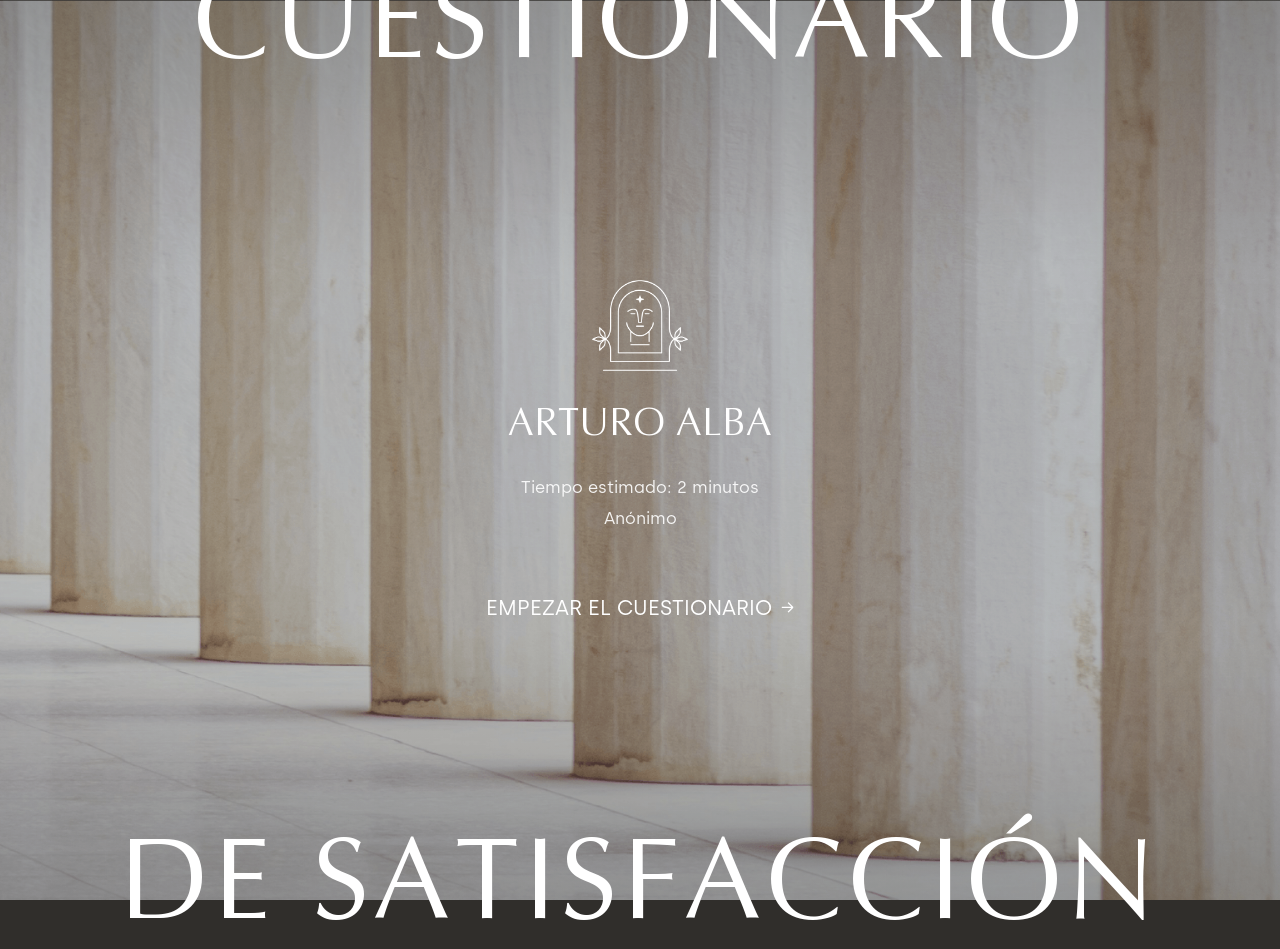
<file: index.html>
<!DOCTYPE html>
<html lang="es">
<head>
    <meta charset="UTF-8">
    <meta name="viewport" content="width=device-width, initial-scale=1.0">
    <title>Cuestionario de satisfacción — Formaciones grupales | Arturo Alba</title>
    <link rel="icon" href="assets/images/favicon.png">
    <link rel="stylesheet" href="css/main.css">
</head>
<body class="landing">

<div class="landing__bg"></div>

<h1 class="sr-only">Cuestionario de satisfacción — Formaciones grupales — Arturo Alba</h1>

<div class="landing__text landing__text--top" aria-hidden="true">CUESTIONARIO</div>

<div class="landing__center">
    <img src="assets/images/logotipo.png" class="landing__logo" alt="Arturo Alba">
    <p class="landing__brand">ARTURO ALBA</p>
    <div class="landing__note">
        <p>Tiempo estimado: 2 minutos</p>
        <p>Anónimo</p>
    </div>
    <a href="pregunta-1.html" class="landing__cta">
        <span>EMPEZAR EL CUESTIONARIO</span>
        <span class="landing__cta-arrow" aria-hidden="true">→</span>
    </a>
</div>

<div class="landing__text landing__text--bottom" aria-hidden="true">DE SATISFACCIÓN</div>

<script src="js/survey.js"></script>
</body>
</html>
</file>
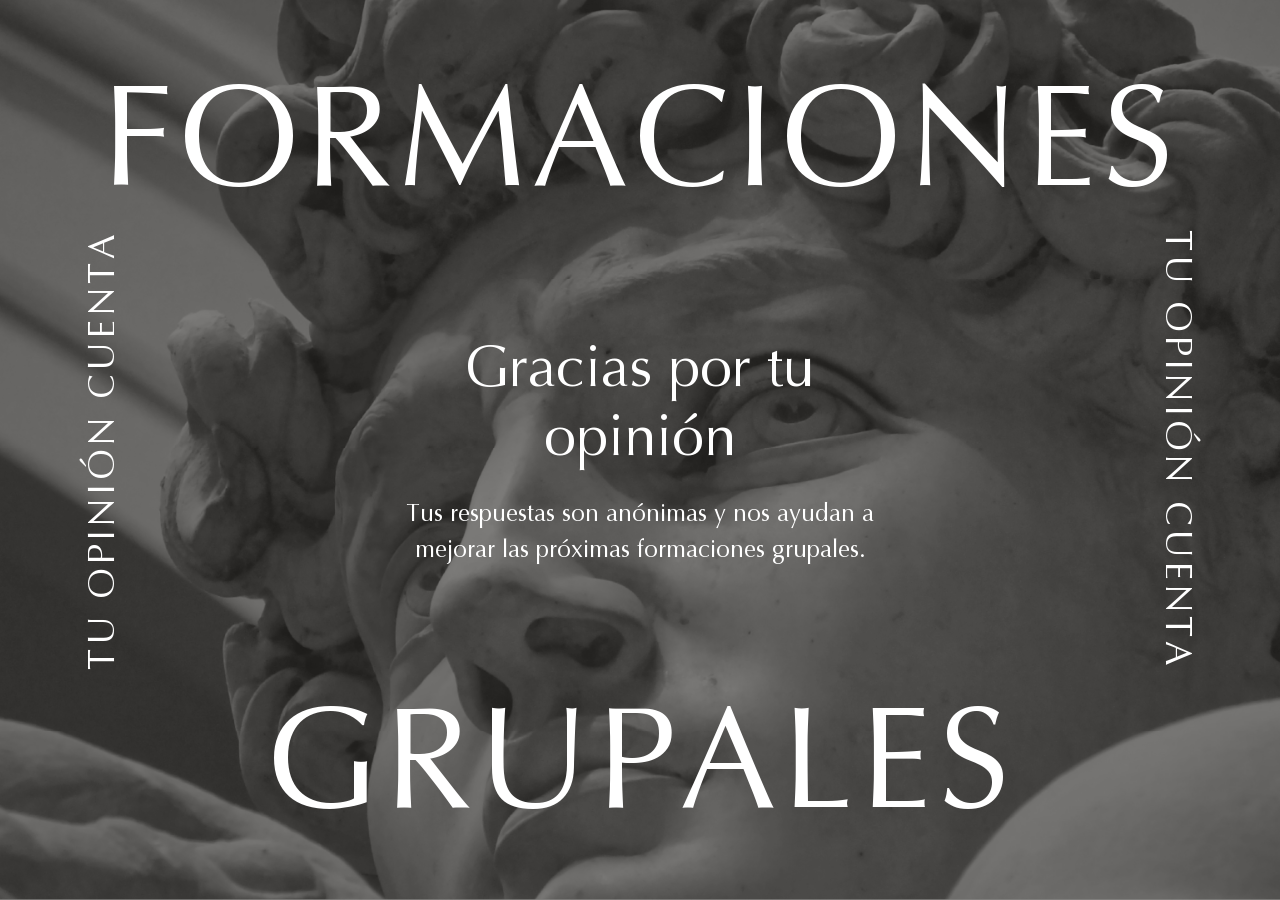
<file: gracias.html>
<!DOCTYPE html>
<html lang="es">
<head>
    <meta charset="UTF-8">
    <meta name="viewport" content="width=device-width, initial-scale=1.0">
    <title>Gracias — Cuestionario de satisfacción | Arturo Alba</title>
    <link rel="icon" href="assets/images/favicon.png">
    <link rel="stylesheet" href="css/main.css">
</head>
<body class="results thanks">

<header class="results__hero">
    <div class="results__hero-bg"></div>

    <p class="results__side-label results__side-label--left" aria-hidden="true">TU OPINIÓN CUENTA</p>
    <p class="results__side-label results__side-label--right" aria-hidden="true">TU OPINIÓN CUENTA</p>

    <p class="results__margin-text results__margin-text--top" aria-hidden="true">FORMACIONES</p>

    <div class="thanks__summary">
        <h1 class="thanks__title">Gracias por tu opinión</h1>
        <p class="thanks__message">Tus respuestas son anónimas y nos ayudan a mejorar las próximas formaciones grupales.</p>
    </div>

    <p class="results__margin-text results__margin-text--bottom" aria-hidden="true">GRUPALES</p>
</header>

</body>
</html>
</file>
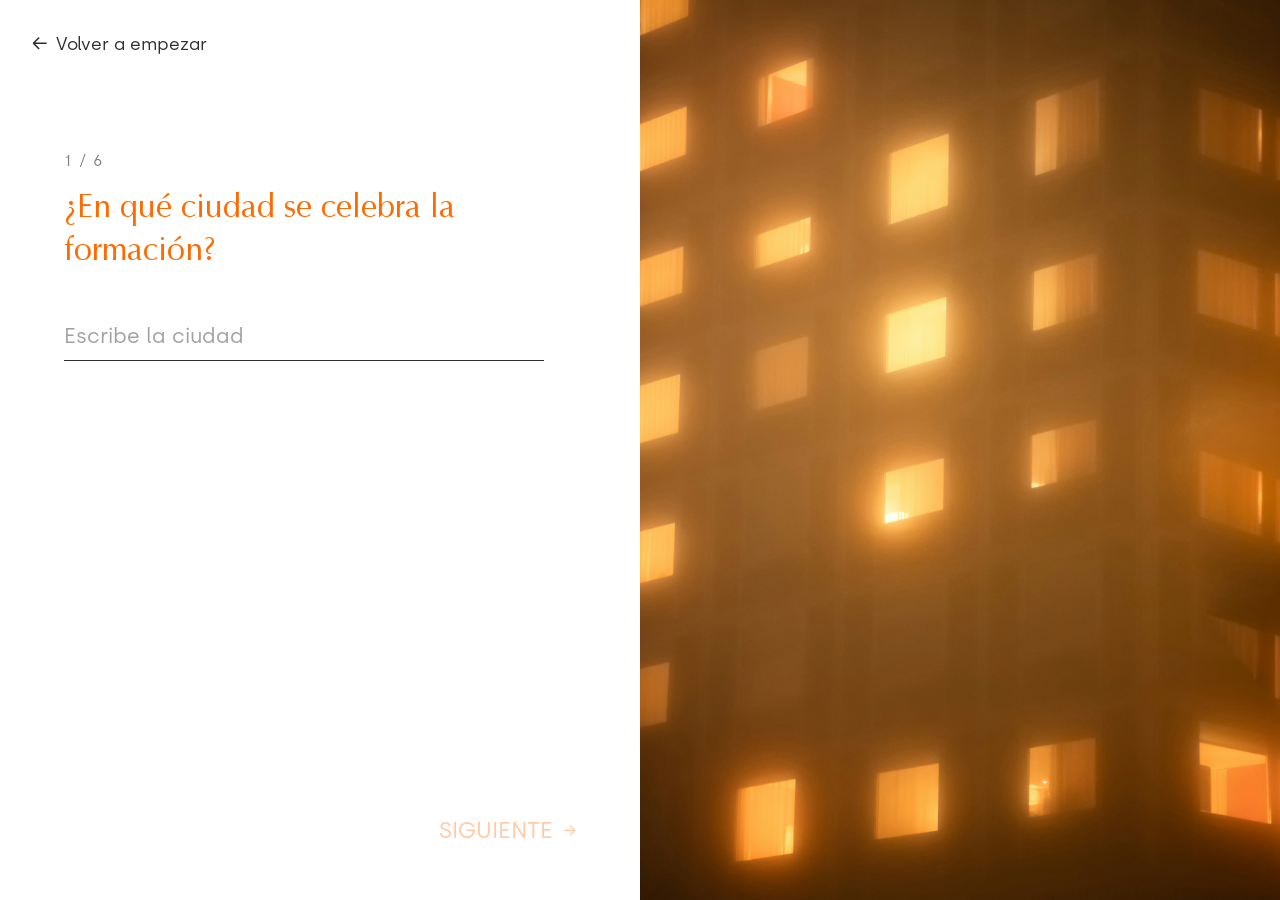
<file: pregunta-1.html>
<!DOCTYPE html>
<html lang="es">
<head>
    <meta charset="UTF-8">
    <meta name="viewport" content="width=device-width, initial-scale=1.0">
    <title>Pregunta 1 — Cuestionario de satisfacción | Arturo Alba</title>
    <link rel="icon" href="assets/images/favicon.png">
    <link rel="stylesheet" href="css/main.css">
</head>
<body class="quiz quiz--q1" data-question="1">

<a href="index.html" class="quiz__restart">
    <span class="quiz__restart-arrow" aria-hidden="true">←</span>
    <span>Volver a empezar</span>
</a>

<main class="quiz__panel quiz__panel--question">
    <div class="quiz__content">
        <p class="quiz__kicker">1 / 6</p>
        <h1 class="quiz__question">¿En qué ciudad se celebra la formación?</h1>

        <label class="sr-only" for="ciudad">Ciudad</label>
        <input type="text" id="ciudad" class="quiz__input quiz__input--field" maxlength="80" autocomplete="off" placeholder="Escribe la ciudad">
    </div>

    <a href="pregunta-2.html" class="quiz__next" id="nextBtn" aria-disabled="true">
        <span>SIGUIENTE</span>
        <span class="quiz__next-arrow" aria-hidden="true">→</span>
    </a>
</main>

<div class="quiz__panel quiz__panel--visual">
    <img
            src="assets/images/encuesta-ciudad.png"
            alt=""
            class="quiz__visual-image"
            onerror="this.hidden=true">
</div>

<script src="js/survey.js"></script>
</body>
</html>
</file>
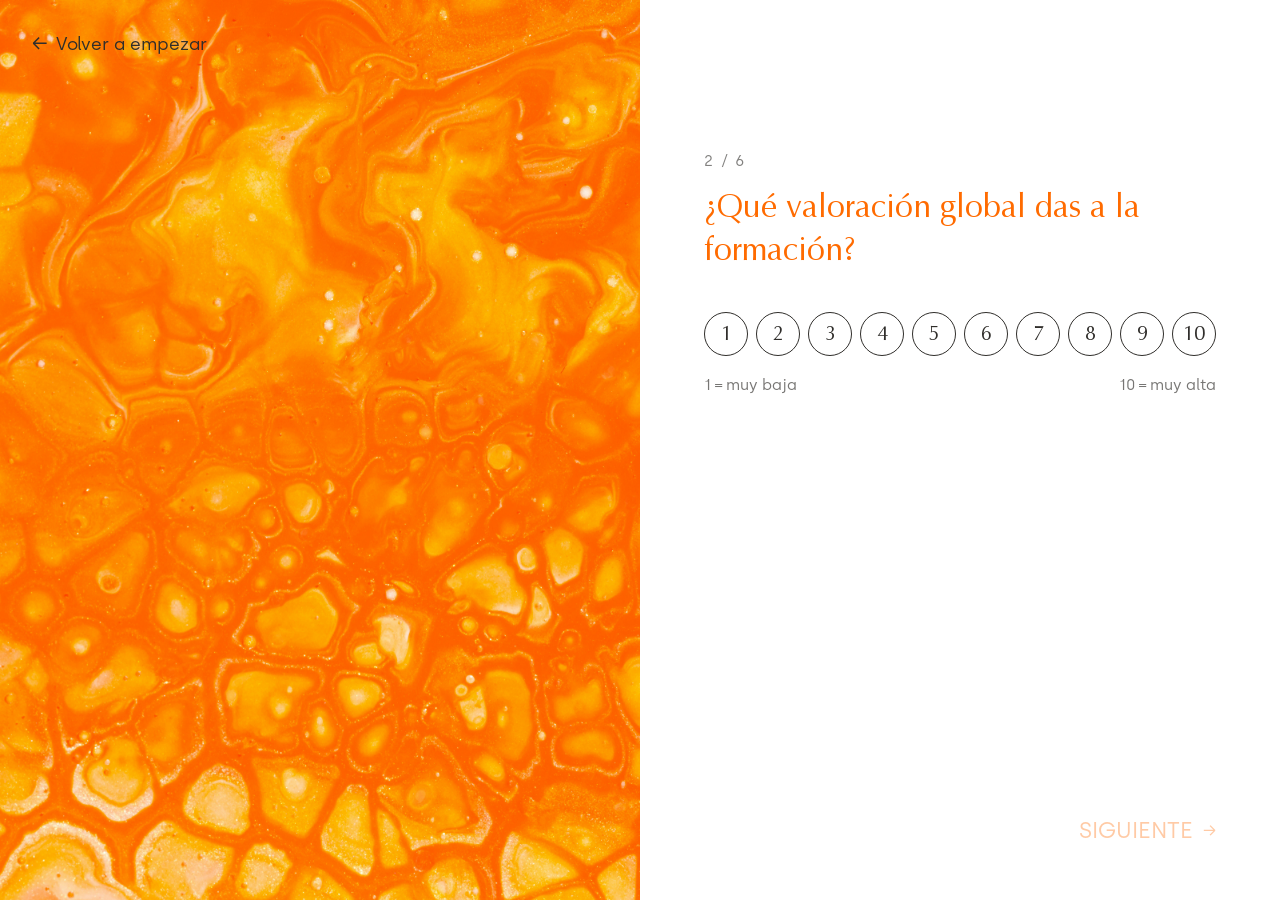
<file: pregunta-2.html>
<!DOCTYPE html>
<html lang="es">
<head>
    <meta charset="UTF-8">
    <meta name="viewport" content="width=device-width, initial-scale=1.0">
    <title>Pregunta 2 — Cuestionario de satisfacción | Arturo Alba</title>
    <link rel="icon" href="assets/images/favicon.png">
    <link rel="stylesheet" href="css/main.css">
</head>
<body class="quiz quiz--q2" data-question="2">

<a href="index.html" class="quiz__restart">
    <span class="quiz__restart-arrow" aria-hidden="true">←</span>
    <span>Volver a empezar</span>
</a>

<div class="quiz__panel quiz__panel--visual">
    <img
            src="assets/images/encuesta-1-valoracion-global.png"
            alt=""
            class="quiz__visual-image"
            onerror="this.hidden=true">
</div>

<main class="quiz__panel quiz__panel--question">
    <div class="quiz__content">
        <p class="quiz__kicker">2 / 6</p>
        <h1 class="quiz__question">¿Qué valoración global das a la formación?</h1>

        <ul class="quiz__scale" role="listbox" aria-label="Valoración global de 1 a 10">
            <li role="presentation"><button type="button" class="quiz__scale-btn" data-value="1" role="option" aria-selected="false">1</button></li>
            <li role="presentation"><button type="button" class="quiz__scale-btn" data-value="2" role="option" aria-selected="false">2</button></li>
            <li role="presentation"><button type="button" class="quiz__scale-btn" data-value="3" role="option" aria-selected="false">3</button></li>
            <li role="presentation"><button type="button" class="quiz__scale-btn" data-value="4" role="option" aria-selected="false">4</button></li>
            <li role="presentation"><button type="button" class="quiz__scale-btn" data-value="5" role="option" aria-selected="false">5</button></li>
            <li role="presentation"><button type="button" class="quiz__scale-btn" data-value="6" role="option" aria-selected="false">6</button></li>
            <li role="presentation"><button type="button" class="quiz__scale-btn" data-value="7" role="option" aria-selected="false">7</button></li>
            <li role="presentation"><button type="button" class="quiz__scale-btn" data-value="8" role="option" aria-selected="false">8</button></li>
            <li role="presentation"><button type="button" class="quiz__scale-btn" data-value="9" role="option" aria-selected="false">9</button></li>
            <li role="presentation"><button type="button" class="quiz__scale-btn" data-value="10" role="option" aria-selected="false">10</button></li>
        </ul>
        <p class="quiz__scale-legend"><span>1 = muy baja</span><span>10 = muy alta</span></p>
    </div>

    <a href="pregunta-3.html" class="quiz__next" id="nextBtn" aria-disabled="true">
        <span>SIGUIENTE</span>
        <span class="quiz__next-arrow" aria-hidden="true">→</span>
    </a>
</main>

<script src="js/survey.js"></script>
</body>
</html>
</file>
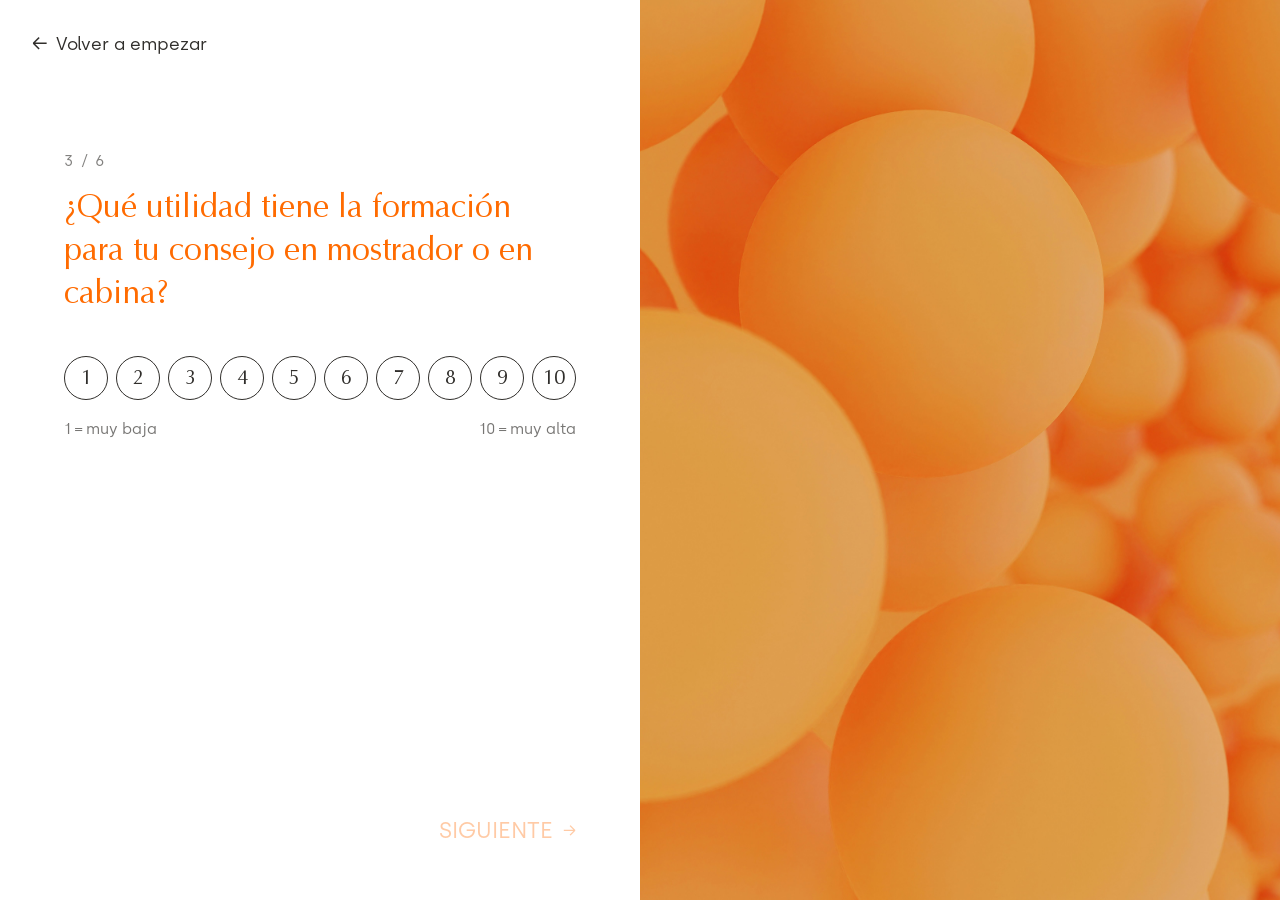
<file: pregunta-3.html>
<!DOCTYPE html>
<html lang="es">
<head>
    <meta charset="UTF-8">
    <meta name="viewport" content="width=device-width, initial-scale=1.0">
    <title>Pregunta 3 — Cuestionario de satisfacción | Arturo Alba</title>
    <link rel="icon" href="assets/images/favicon.png">
    <link rel="stylesheet" href="css/main.css">
</head>
<body class="quiz quiz--q3" data-question="3">

<a href="index.html" class="quiz__restart">
    <span class="quiz__restart-arrow" aria-hidden="true">←</span>
    <span>Volver a empezar</span>
</a>

<main class="quiz__panel quiz__panel--question">
    <div class="quiz__content">
        <p class="quiz__kicker">3 / 6</p>
        <h1 class="quiz__question">¿Qué utilidad tiene la formación para tu consejo en mostrador o en cabina?</h1>

        <ul class="quiz__scale" role="listbox" aria-label="Utilidad de 1 a 10">
            <li role="presentation"><button type="button" class="quiz__scale-btn" data-value="1" role="option" aria-selected="false">1</button></li>
            <li role="presentation"><button type="button" class="quiz__scale-btn" data-value="2" role="option" aria-selected="false">2</button></li>
            <li role="presentation"><button type="button" class="quiz__scale-btn" data-value="3" role="option" aria-selected="false">3</button></li>
            <li role="presentation"><button type="button" class="quiz__scale-btn" data-value="4" role="option" aria-selected="false">4</button></li>
            <li role="presentation"><button type="button" class="quiz__scale-btn" data-value="5" role="option" aria-selected="false">5</button></li>
            <li role="presentation"><button type="button" class="quiz__scale-btn" data-value="6" role="option" aria-selected="false">6</button></li>
            <li role="presentation"><button type="button" class="quiz__scale-btn" data-value="7" role="option" aria-selected="false">7</button></li>
            <li role="presentation"><button type="button" class="quiz__scale-btn" data-value="8" role="option" aria-selected="false">8</button></li>
            <li role="presentation"><button type="button" class="quiz__scale-btn" data-value="9" role="option" aria-selected="false">9</button></li>
            <li role="presentation"><button type="button" class="quiz__scale-btn" data-value="10" role="option" aria-selected="false">10</button></li>
        </ul>
        <p class="quiz__scale-legend"><span>1 = muy baja</span><span>10 = muy alta</span></p>
    </div>

    <a href="pregunta-4.html" class="quiz__next" id="nextBtn" aria-disabled="true">
        <span>SIGUIENTE</span>
        <span class="quiz__next-arrow" aria-hidden="true">→</span>
    </a>
</main>

<div class="quiz__panel quiz__panel--visual">
    <img
            src="assets/images/encuesta-2-utilidad.png"
            alt=""
            class="quiz__visual-image"
            onerror="this.hidden=true">
</div>

<script src="js/survey.js"></script>
</body>
</html>
</file>
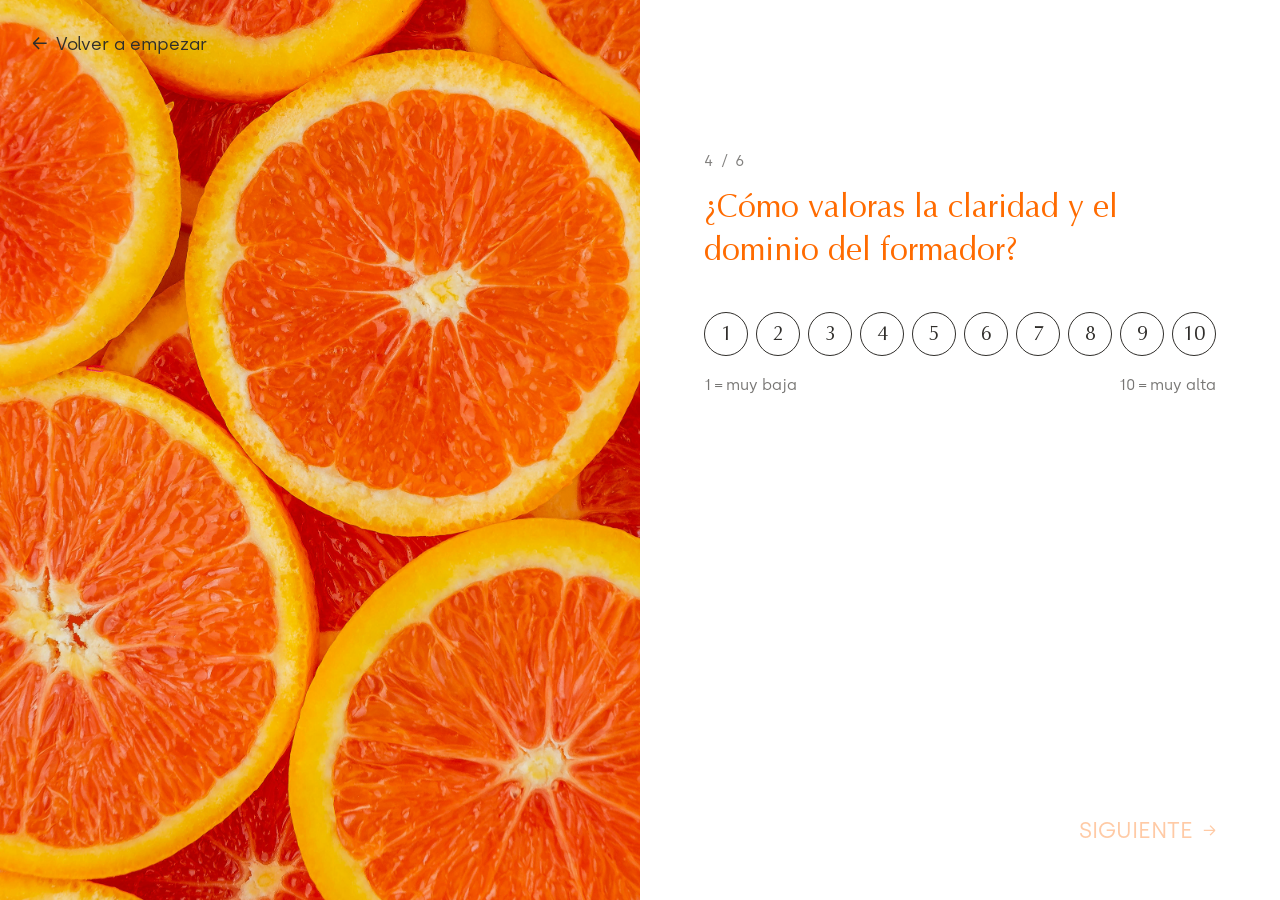
<file: pregunta-4.html>
<!DOCTYPE html>
<html lang="es">
<head>
    <meta charset="UTF-8">
    <meta name="viewport" content="width=device-width, initial-scale=1.0">
    <title>Pregunta 4 — Cuestionario de satisfacción | Arturo Alba</title>
    <link rel="icon" href="assets/images/favicon.png">
    <link rel="stylesheet" href="css/main.css">
</head>
<body class="quiz quiz--q4" data-question="4">

<a href="index.html" class="quiz__restart">
    <span class="quiz__restart-arrow" aria-hidden="true">←</span>
    <span>Volver a empezar</span>
</a>

<div class="quiz__panel quiz__panel--visual">
    <img
            src="assets/images/encuesta-3-formador.png"
            alt=""
            class="quiz__visual-image"
            onerror="this.hidden=true">
</div>

<main class="quiz__panel quiz__panel--question">
    <div class="quiz__content">
        <p class="quiz__kicker">4 / 6</p>
        <h1 class="quiz__question">¿Cómo valoras la claridad y el dominio del formador?</h1>

        <ul class="quiz__scale" role="listbox" aria-label="Claridad y dominio del formador de 1 a 10">
            <li role="presentation"><button type="button" class="quiz__scale-btn" data-value="1" role="option" aria-selected="false">1</button></li>
            <li role="presentation"><button type="button" class="quiz__scale-btn" data-value="2" role="option" aria-selected="false">2</button></li>
            <li role="presentation"><button type="button" class="quiz__scale-btn" data-value="3" role="option" aria-selected="false">3</button></li>
            <li role="presentation"><button type="button" class="quiz__scale-btn" data-value="4" role="option" aria-selected="false">4</button></li>
            <li role="presentation"><button type="button" class="quiz__scale-btn" data-value="5" role="option" aria-selected="false">5</button></li>
            <li role="presentation"><button type="button" class="quiz__scale-btn" data-value="6" role="option" aria-selected="false">6</button></li>
            <li role="presentation"><button type="button" class="quiz__scale-btn" data-value="7" role="option" aria-selected="false">7</button></li>
            <li role="presentation"><button type="button" class="quiz__scale-btn" data-value="8" role="option" aria-selected="false">8</button></li>
            <li role="presentation"><button type="button" class="quiz__scale-btn" data-value="9" role="option" aria-selected="false">9</button></li>
            <li role="presentation"><button type="button" class="quiz__scale-btn" data-value="10" role="option" aria-selected="false">10</button></li>
        </ul>
        <p class="quiz__scale-legend"><span>1 = muy baja</span><span>10 = muy alta</span></p>
    </div>

    <a href="pregunta-5.html" class="quiz__next" id="nextBtn" aria-disabled="true">
        <span>SIGUIENTE</span>
        <span class="quiz__next-arrow" aria-hidden="true">→</span>
    </a>
</main>

<script src="js/survey.js"></script>
</body>
</html>
</file>
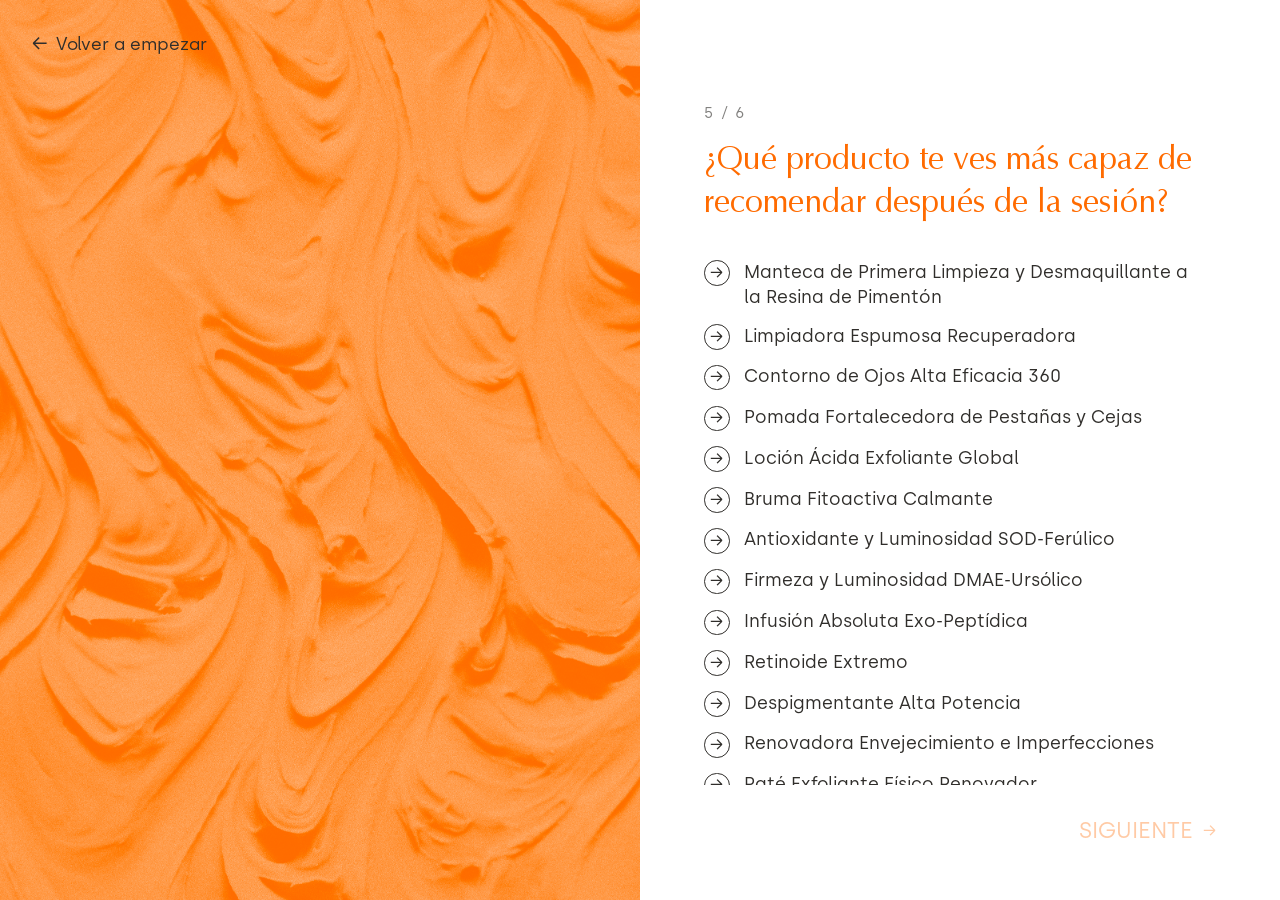
<file: pregunta-5.html>
<!DOCTYPE html>
<html lang="es">
<head>
    <meta charset="UTF-8">
    <meta name="viewport" content="width=device-width, initial-scale=1.0">
    <title>Pregunta 5 — Cuestionario de satisfacción | Arturo Alba</title>
    <link rel="icon" href="assets/images/favicon.png">
    <link rel="stylesheet" href="css/main.css">
</head>
<body class="quiz quiz--q5" data-question="5">

<a href="index.html" class="quiz__restart">
    <span class="quiz__restart-arrow" aria-hidden="true">←</span>
    <span>Volver a empezar</span>
</a>

<div class="quiz__panel quiz__panel--visual">
    <img
            src="assets/images/encuesta-4-producto.png"
            alt=""
            class="quiz__visual-image"
            onerror="this.hidden=true">
</div>

<main class="quiz__panel quiz__panel--question">
    <div class="quiz__content">
        <p class="quiz__kicker">5 / 6</p>
        <h1 class="quiz__question">¿Qué producto te ves más capaz de recomendar después de la sesión?</h1>

        <ul class="quiz__options quiz__options--compact" role="listbox" aria-label="Opciones de respuesta">
            <li role="presentation">
                <button type="button" class="quiz__option" data-value="Manteca de Primera Limpieza y Desmaquillante a la Resina de Pimentón" role="option" aria-selected="false">
                    <span class="quiz__option-icon" aria-hidden="true">→</span>
                    <span class="quiz__option-text">Manteca de Primera Limpieza y Desmaquillante a la Resina de Pimentón</span>
                </button>
            </li>
            <li role="presentation">
                <button type="button" class="quiz__option" data-value="Limpiadora Espumosa Recuperadora" role="option" aria-selected="false">
                    <span class="quiz__option-icon" aria-hidden="true">→</span>
                    <span class="quiz__option-text">Limpiadora Espumosa Recuperadora</span>
                </button>
            </li>
            <li role="presentation">
                <button type="button" class="quiz__option" data-value="Contorno de Ojos Alta Eficacia 360" role="option" aria-selected="false">
                    <span class="quiz__option-icon" aria-hidden="true">→</span>
                    <span class="quiz__option-text">Contorno de Ojos Alta Eficacia 360</span>
                </button>
            </li>
            <li role="presentation">
                <button type="button" class="quiz__option" data-value="Pomada Fortalecedora de Pestañas y Cejas" role="option" aria-selected="false">
                    <span class="quiz__option-icon" aria-hidden="true">→</span>
                    <span class="quiz__option-text">Pomada Fortalecedora de Pestañas y Cejas</span>
                </button>
            </li>
            <li role="presentation">
                <button type="button" class="quiz__option" data-value="Loción Ácida Exfoliante Global" role="option" aria-selected="false">
                    <span class="quiz__option-icon" aria-hidden="true">→</span>
                    <span class="quiz__option-text">Loción Ácida Exfoliante Global</span>
                </button>
            </li>
            <li role="presentation">
                <button type="button" class="quiz__option" data-value="Bruma Fitoactiva Calmante" role="option" aria-selected="false">
                    <span class="quiz__option-icon" aria-hidden="true">→</span>
                    <span class="quiz__option-text">Bruma Fitoactiva Calmante</span>
                </button>
            </li>
            <li role="presentation">
                <button type="button" class="quiz__option" data-value="Antioxidante y Luminosidad SOD-Ferúlico" role="option" aria-selected="false">
                    <span class="quiz__option-icon" aria-hidden="true">→</span>
                    <span class="quiz__option-text">Antioxidante y Luminosidad SOD-Ferúlico</span>
                </button>
            </li>
            <li role="presentation">
                <button type="button" class="quiz__option" data-value="Firmeza y Luminosidad DMAE-Ursólico" role="option" aria-selected="false">
                    <span class="quiz__option-icon" aria-hidden="true">→</span>
                    <span class="quiz__option-text">Firmeza y Luminosidad DMAE-Ursólico</span>
                </button>
            </li>
            <li role="presentation">
                <button type="button" class="quiz__option" data-value="Infusión Absoluta Exo-Peptídica" role="option" aria-selected="false">
                    <span class="quiz__option-icon" aria-hidden="true">→</span>
                    <span class="quiz__option-text">Infusión Absoluta Exo-Peptídica</span>
                </button>
            </li>
            <li role="presentation">
                <button type="button" class="quiz__option" data-value="Retinoide Extremo" role="option" aria-selected="false">
                    <span class="quiz__option-icon" aria-hidden="true">→</span>
                    <span class="quiz__option-text">Retinoide Extremo</span>
                </button>
            </li>
            <li role="presentation">
                <button type="button" class="quiz__option" data-value="Despigmentante Alta Potencia" role="option" aria-selected="false">
                    <span class="quiz__option-icon" aria-hidden="true">→</span>
                    <span class="quiz__option-text">Despigmentante Alta Potencia</span>
                </button>
            </li>
            <li role="presentation">
                <button type="button" class="quiz__option" data-value="Renovadora Envejecimiento e Imperfecciones" role="option" aria-selected="false">
                    <span class="quiz__option-icon" aria-hidden="true">→</span>
                    <span class="quiz__option-text">Renovadora Envejecimiento e Imperfecciones</span>
                </button>
            </li>
            <li role="presentation">
                <button type="button" class="quiz__option" data-value="Paté Exfoliante Físico Renovador" role="option" aria-selected="false">
                    <span class="quiz__option-icon" aria-hidden="true">→</span>
                    <span class="quiz__option-text">Paté Exfoliante Físico Renovador</span>
                </button>
            </li>
            <li role="presentation">
                <button type="button" class="quiz__option" data-value="Solución Exfoliante Química" role="option" aria-selected="false">
                    <span class="quiz__option-icon" aria-hidden="true">→</span>
                    <span class="quiz__option-text">Solución Exfoliante Química</span>
                </button>
            </li>
            <li role="presentation">
                <button type="button" class="quiz__option" data-value="Mascarilla Normo-Correctora" role="option" aria-selected="false">
                    <span class="quiz__option-icon" aria-hidden="true">→</span>
                    <span class="quiz__option-text">Mascarilla Normo-Correctora</span>
                </button>
            </li>
            <li role="presentation">
                <button type="button" class="quiz__option" data-value="Hidratante Regenerante Hidrolipídica" role="option" aria-selected="false">
                    <span class="quiz__option-icon" aria-hidden="true">→</span>
                    <span class="quiz__option-text">Hidratante Regenerante Hidrolipídica</span>
                </button>
            </li>
            <li role="presentation">
                <button type="button" class="quiz__option" data-value="Rapsodia Alta Recuperación Factores de Crecimiento" role="option" aria-selected="false">
                    <span class="quiz__option-icon" aria-hidden="true">→</span>
                    <span class="quiz__option-text">Rapsodia Alta Recuperación Factores de Crecimiento</span>
                </button>
            </li>
            <li role="presentation">
                <button type="button" class="quiz__option" data-value="Íride Tono Radiante y Luminosidad" role="option" aria-selected="false">
                    <span class="quiz__option-icon" aria-hidden="true">→</span>
                    <span class="quiz__option-text">Íride Tono Radiante y Luminosidad</span>
                </button>
            </li>
            <li role="presentation">
                <button type="button" class="quiz__option" data-value="Barra Solar Triple Acción Acabado Zero SPF 50+ PA++++" role="option" aria-selected="false">
                    <span class="quiz__option-icon" aria-hidden="true">→</span>
                    <span class="quiz__option-text">Barra Solar Triple Acción Acabado Zero SPF 50+ PA++++</span>
                </button>
            </li>
            <li role="presentation">
                <button type="button" class="quiz__option" data-value="Solución Nativa Desalterante" role="option" aria-selected="false">
                    <span class="quiz__option-icon" aria-hidden="true">→</span>
                    <span class="quiz__option-text">Solución Nativa Desalterante</span>
                </button>
            </li>
            <li role="presentation">
                <button type="button" class="quiz__option" data-value="Solución Reguladora-AR" role="option" aria-selected="false">
                    <span class="quiz__option-icon" aria-hidden="true">→</span>
                    <span class="quiz__option-text">Solución Reguladora-AR</span>
                </button>
            </li>
            <li role="presentation">
                <button type="button" class="quiz__option" data-value="Emulsión Sublime Exfoliante Corporal" role="option" aria-selected="false">
                    <span class="quiz__option-icon" aria-hidden="true">→</span>
                    <span class="quiz__option-text">Emulsión Sublime Exfoliante Corporal</span>
                </button>
            </li>
            <li role="presentation">
                <button type="button" class="quiz__option" data-value="Rapsodia Corporal Transformadora" role="option" aria-selected="false">
                    <span class="quiz__option-icon" aria-hidden="true">→</span>
                    <span class="quiz__option-text">Rapsodia Corporal Transformadora</span>
                </button>
            </li>
            <li role="presentation">
                <button type="button" class="quiz__option" data-value="Escudo Renovador" role="option" aria-selected="false">
                    <span class="quiz__option-icon" aria-hidden="true">→</span>
                    <span class="quiz__option-text">Escudo Renovador</span>
                </button>
            </li>
            <li role="presentation">
                <button type="button" class="quiz__option" data-value="Chronos Aeternum" role="option" aria-selected="false">
                    <span class="quiz__option-icon" aria-hidden="true">→</span>
                    <span class="quiz__option-text">Chronos Aeternum</span>
                </button>
            </li>
            <li role="presentation">
                <button type="button" class="quiz__option" data-value="Cuello y Escote" role="option" aria-selected="false">
                    <span class="quiz__option-icon" aria-hidden="true">→</span>
                    <span class="quiz__option-text">Cuello y Escote</span>
                </button>
            </li>
        </ul>
    </div>

    <a href="pregunta-6.html" class="quiz__next" id="nextBtn" aria-disabled="true">
        <span>SIGUIENTE</span>
        <span class="quiz__next-arrow" aria-hidden="true">→</span>
    </a>
</main>

<script src="js/survey.js"></script>
</body>
</html>
</file>
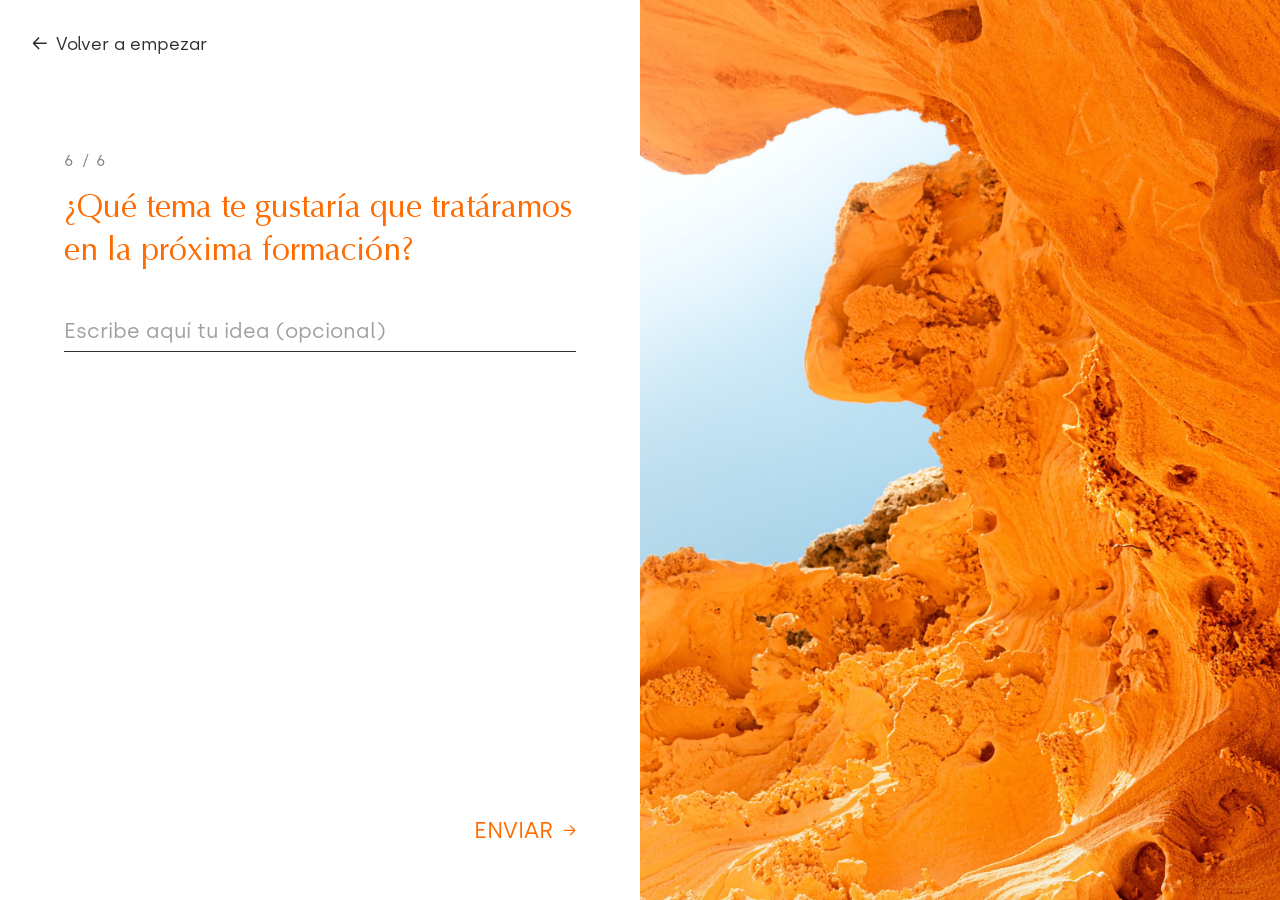
<file: pregunta-6.html>
<!DOCTYPE html>
<html lang="es">
<head>
    <meta charset="UTF-8">
    <meta name="viewport" content="width=device-width, initial-scale=1.0">
    <title>Pregunta 6 — Cuestionario de satisfacción | Arturo Alba</title>
    <link rel="icon" href="assets/images/favicon.png">
    <link rel="stylesheet" href="css/main.css">
</head>
<body class="quiz quiz--q6" data-question="6">

<a href="index.html" class="quiz__restart">
    <span class="quiz__restart-arrow" aria-hidden="true">←</span>
    <span>Volver a empezar</span>
</a>

<main class="quiz__panel quiz__panel--question">
    <div class="quiz__content">
        <p class="quiz__kicker">6 / 6</p>
        <h1 class="quiz__question">¿Qué tema te gustaría que tratáramos en la próxima formación?</h1>

        <label class="sr-only" for="comentario">Tu respuesta</label>
        <textarea id="comentario" class="quiz__textarea" rows="1" maxlength="500" placeholder="Escribe aquí tu idea (opcional)"></textarea>
    </div>

    <a href="gracias.html" class="quiz__next is-active" id="nextBtn" data-submit="true">
        <span>ENVIAR</span>
        <span class="quiz__next-arrow" aria-hidden="true">→</span>
    </a>
</main>

<div class="quiz__panel quiz__panel--visual">
    <img
            src="assets/images/encuesta-5-proxima-formacion.png"
            alt=""
            class="quiz__visual-image"
            onerror="this.hidden=true">
</div>

<script src="js/survey.js"></script>
</body>
</html>
</file>
<file: css/main.css>
/* =============================================
   RESET BÁSICO
   (colocar SIEMPRE al principio de main.css)
============================================= */
*,
*::before,
*::after {
    box-sizing: border-box;
}

/* =============================================
   FUENTES DE MARCA
   (si ya las tienes declaradas en main.css, borra este bloque)
============================================= */
@font-face {
    font-family: "Optima";
    src: url("../assets/fonts/Optima-Regular.woff2") format("woff2");
    font-weight: 400;
    font-display: swap;
}

@font-face {
    font-family: "Silka";
    src: url("../assets/fonts/Silka-Regular.woff2") format("woff2");
    font-weight: 400;
    font-display: swap;
}

/* =============================================
   UTILIDAD ACCESIBILIDAD
============================================= */
.sr-only {
    position: absolute;
    width: 1px;
    height: 1px;
    padding: 0;
    margin: -1px;
    overflow: hidden;
    clip: rect(0, 0, 0, 0);
    white-space: nowrap;
    border: 0;
}

/* =============================================
   LANDING — LA FÓRMULA DEL SABER
============================================= */
body.landing {
    height: 100%;
    margin: 0;
    overflow: hidden;
    background: #302e2b;
}

body.landing {
    position: relative;
    min-height: 100vh;
    display: flex;
    align-items: center;
    justify-content: center;
    font-family: "Silka", sans-serif;
}

.landing__bg {
    position: fixed;
    inset: 0;
    background-image: url("../assets/images/fondo-landing.png");
    background-size: cover;
    background-position: center;
    z-index: 0;
}

.landing__bg::after {
    content: "";
    position: absolute;
    inset: 0;
    background: linear-gradient(180deg, rgba(48,46,43,.35) 0%, rgba(48,46,43,.15) 30%, rgba(48,46,43,.15) 70%, rgba(48,46,43,.35) 100%);
}

/* Texto de márgenes: se recorta parcialmente contra el borde de la ventana */
.landing__text {
    position: absolute;
    left: 50%;
    transform: translateX(-50%);
    width: 100%;
    text-align: center;
    font-family: "Optima", serif;
    font-weight: 400;
    font-size: clamp(3.5rem, min(13vw, 16vh), 10rem);
    letter-spacing: 0.04em;
    color: #ffffff;
    line-height: 1;
    z-index: 1;
    white-space: nowrap;
    pointer-events: none;
}

.landing__text--top {
    top: -3vw;
    opacity: 0;
    animation: dropIn 1.1s cubic-bezier(.22, 1, .36, 1) 0.1s forwards;
}

.landing__text--bottom {
    bottom: -3vw;
    opacity: 0;
    animation: riseIn 1.1s cubic-bezier(.22, 1, .36, 1) 0.1s forwards;
}

@keyframes dropIn {
    from { opacity: 0; transform: translateX(-50%) translateY(-60%); }
    to   { opacity: 1; transform: translateX(-50%) translateY(0); }
}

@keyframes riseIn {
    from { opacity: 0; transform: translateX(-50%) translateY(60%); }
    to   { opacity: 1; transform: translateX(-50%) translateY(0); }
}

/* Bloque central: logo + marca + CTA — estático, sin animación */
.landing__center {
    position: relative;
    z-index: 2;
    display: flex;
    flex-direction: column;
    align-items: center;
    gap: 1.5rem;
    padding: 0 2rem;
    text-align: center;
}

.landing__logo {
    width: clamp(74px, 8vw, 96px);
    height: auto;
}

.landing__brand {
    margin: 0.3rem;
    font-family: "Optima", serif;
    font-size: clamp(1.8rem, 3.2vw, 2.4rem);
    color: #ffffff;
}

.landing__cta {
    margin-top: 2.5rem;
    display: inline-flex;
    align-items: center;
    gap: 0.6rem;
    font-family: "Silka", sans-serif;
    font-size: 1.3rem;
    color: #ffffff;
    text-decoration: none;
    transition: transform 0.25s ease, color 0.25s ease;
}

.landing__cta-arrow {
    font-family: "Silka", sans-serif;
    font-size: 1rem;
    line-height: 1;
    transition: transform 0.25s ease;
}

.landing__cta:hover,
.landing__cta:focus-visible {
    transform: scale(1.08);
}

.landing__cta:focus-visible {
    outline: 2px solid #ec6b00;
    outline-offset: 6px;
}

/* Respeta preferencia de movimiento reducido */
@media (prefers-reduced-motion: reduce) {
    .landing__text--top,
    .landing__text--bottom,
    .landing__cta {
        animation: none;
        opacity: 1;
        transform: translateX(-50%);
    }
    .landing__cta {
        transform: none;
    }
    .landing__cta:hover,
    .landing__cta:focus-visible {
        transform: none;
    }
}

/* Móvil: marca más grande, botón más pequeño, y usamos altura de
   viewport dinámica (dvh) para que "DEL SABER" no quede fuera del
   área realmente visible en navegadores móviles */
@media (max-width: 600px) {
    body.landing {
        display: grid;
        grid-template-rows: minmax(0, 1fr) auto minmax(0, 1fr);
        height: auto;
        min-height: 100vh;
        min-height: 100svh;
        overflow-y: auto;
    }

    .landing__text {
        font-size: clamp(2.2rem, 14vw, 3.6rem);
    }

    .landing__text--top {
        top: -3vw;
    }

    .landing__center {
        grid-row: 2;
    }

    .landing__text--bottom {
        grid-row: 3;
        align-self: end;
        position: static;
        animation: none;
        opacity: 1;
        transform: none;
        padding-bottom: 1.5rem;
    }

    .landing__brand {
        font-size: 2.1rem;
    }

    .landing__center {
        gap: 0.75rem;
    }

    .landing__logo {
        width: 65px;
    }

    .landing__cta {
        margin-top: 1.25rem;
        font-size: 1rem;
    }
}

/* =============================================
   QUIZ — LAYOUT COMPARTIDO (test-1.html … test-5.html)
============================================= */

body.quiz {
    height: 100vh;
    margin: 0;
    display: grid;
    grid-template-columns: 1fr 1fr;
    grid-template-rows: 100vh;
    font-family: "Silka", sans-serif;
    color: #302e2b;
    background: #ffffff;
    overflow: hidden;
}

/* Paleta por pregunta — cada test-N.html solo cambia esta variable
   añadiendo su propio modificador de body (quiz--q1, quiz--q2...) */
body.quiz--q1 {
    --accent: #ff6b00;
    --accent-text: #302e2b;
}

body.quiz--q2 {
    --accent: #ff6b00;
    --accent-text: #302e2b;
}

body.quiz--q3 {
    --accent: #ff6b00;
    --accent-text: #302e2b;
}

body.quiz--q4 {
    --accent: #ff6b00;
    --accent-text: #302e2b;
}

body.quiz--q6 {
    --accent: #ff6b00;
    --accent-text: #302e2b;
}

body.quiz--q5 {
    --accent: #ff6b00;
    --accent-text: #302e2b;
}

/* =============================================
   VARIANTE — Pregunta a pantalla completa con
   respuestas en imagen (test-3.html)
============================================= */
body.quiz--full {
    grid-template-columns: 1fr;
    background: #302e2b;
    color: #ffffff;
}

body.quiz--full .quiz__restart {
    color: #ffffff;
}

.quiz__panel--full {
    display: grid;
    grid-template-rows: minmax(0, 1fr) auto;
    gap: 2rem;
    padding: 6.5rem 4rem 3.5rem;
    height: 100vh;
    min-height: 0;
}

.quiz__full-inner {
    display: flex;
    flex-direction: column;
    align-items: center;
    justify-content: center;
    gap: 3rem;
    width: 100%;
    max-width: 68rem;
    margin: 0 auto;
    min-height: 0;
    overflow-y: auto;
    text-align: center;
}

.quiz__question--center {
    max-width: 62rem;
    margin: 0 auto;
    color: #ffffff;
    text-align: center;
}

.quiz__image-options {
    list-style: none;
    margin: 0;
    padding: 0;
    display: grid;
    grid-template-columns: repeat(4, 1fr);
    gap: 2.5rem;
    width: 100%;
}

.quiz__image-option {
    display: flex;
    flex-direction: column;
    align-items: center;
    gap: 1rem;
    background: none;
    border: none;
    padding: 0;
    cursor: pointer;
}

.quiz__image-option img {
    width: 100%;
    aspect-ratio: 1 / 1;
    object-fit: cover;
    border: 2px solid transparent;
    transition: border-color 0.2s ease, transform 0.2s ease;
}

.quiz__image-option:hover img {
    border-color: var(--accent, #ff6b00);
}

.quiz__image-option.is-selected img {
    border-color: var(--accent, #ff6b00);
    transform: scale(1.03);
}

.quiz__image-option-label {
    font-family: "Optima", serif;
    font-size: 1.2rem;
    line-height: 1.3;
    letter-spacing: 0.03em;
    text-transform: uppercase;
    color: #ffffff;
    transition: color 0.2s ease, font-weight 0.2s ease;
}

.quiz__image-option.is-selected .quiz__image-option-label {
    color: var(--accent, #ff6b00);
    font-weight: 700;
}

/* =============================================
   Volver a empezar
============================================= */
.quiz__restart {
    position: fixed;
    top: 2rem;
    left: 2rem;
    z-index: 10;
    display: inline-flex;
    align-items: center;
    gap: 0.5rem;
    font-size: 1.1rem;
    color: #302e2b;
    text-decoration: none;
    transition: opacity 0.2s ease;
}

.quiz__restart:hover {
    opacity: 0.6;
}

.quiz__restart-arrow {
    font-size: 1.2rem;
}

/* =============================================
   Panel izquierdo — pregunta y opciones
============================================= */
.quiz__panel--question {
    display: grid;
    grid-template-rows: minmax(0, 1fr) auto;
    gap: 2rem;
    padding: 9.5rem 4rem 3.5rem;
    height: 100vh;
    min-height: 0;
}

.quiz__content {
    max-width: 45rem;
    min-height: 0;
    overflow-y: auto;
}

.quiz__question {
    margin: 0 0 2.5rem;
    font-family: "Optima", serif;
    font-weight: 500;
    font-size: 2rem;
    line-height: 1.35;
    color: var(--accent, #ff6b00);
}

.quiz__options {
    list-style: none;
    margin: 0;
    padding: 0;
    display: flex;
    flex-direction: column;
    gap: 1.5rem;
}

.quiz__option {
    display: flex;
    align-items: flex-start;
    gap: 0.9rem;
    width: 100%;
    background: none;
    border: none;
    padding: 0;
    font-family: "Silka", sans-serif;
    font-size: 1.3rem;
    line-height: 1.4;
    color: #302e2b;
    text-align: left;
    cursor: pointer;
}

.quiz__option-icon {
    flex-shrink: 0;
    display: inline-flex;
    align-items: center;
    justify-content: center;
    width: 1.6rem;
    height: 1.6rem;
    margin-top: 0.25rem;
    border-radius: 50%;
    border: 1px solid #302e2b;
    font-size: 1rem;
    transition: background-color 0.2s ease, border-color 0.2s ease, color 0.2s ease, transform 0.2s ease;
}

.quiz__option-text {
    padding-top: 0.15rem;
    transition: color 0.2s ease, font-weight 0.2s ease;
}

.quiz__option:hover .quiz__option-icon {
    border-color: var(--accent, #ff6b00);
    color: var(--accent, #ff6b00);
}

.quiz__option.is-selected .quiz__option-icon {
    background: var(--accent, #ff6b00);
    border-color: var(--accent, #ff6b00);
    color: #ffffff;
    transform: scale(1.05);
}

.quiz__option.is-selected .quiz__option-text {
    color: var(--accent, #ff6b00);
    font-weight: 700;
}

/* =============================================
   Botón Siguiente — bloqueado hasta seleccionar respuesta
============================================= */
.quiz__next {
    justify-self: flex-end;
    display: inline-flex;
    align-items: center;
    gap: 0.6rem;
    font-family: "Silka", sans-serif;
    font-size: 1.4rem;
    letter-spacing: normal;
    color: var(--accent, #ff6b00);
    text-decoration: none;
    opacity: 0.35;
    pointer-events: none;
    transition: opacity 0.3s ease, transform 0.25s ease;
}

.quiz__next.is-active {
    opacity: 1;
    pointer-events: auto;
}

.quiz__next.is-active:hover,
.quiz__next.is-active:focus-visible {
    transform: scale(1.06);
}

.quiz__next:focus-visible {
    outline: 2px solid var(--accent, #ff6b00);
    outline-offset: 6px;
}

.quiz__next-arrow {
    font-size: 1rem;
}

/* =============================================
   Panel derecho — imagen y texto de producto
============================================= */
.quiz__panel--visual {
    position: relative;
    height: 100vh;
    min-height: 0;
    overflow: hidden;
    background: var(--accent, #ff6b00);
}

.quiz__visual-image {
    display: block;
    width: 100%;
    height: 100%;
    object-fit: cover;
}

/* La animación de entrada del panel visual se ha retirado:
   ahora la imagen ya trae el texto integrado y ocupa el panel completo. */

/* =============================================
   Responsive: apilar paneles en móvil
============================================= */
@media (max-width: 900px) {
    body.quiz {
        height: auto;
        overflow: visible;
        grid-template-columns: 1fr;
        grid-template-rows: none;
    }

    .quiz__panel--visual {
        height: 45vh;
        order: -1;
    }

    .quiz__panel--question {
        height: auto;
        padding: 2rem 1.75rem 2.5rem;
    }

    .quiz__content {
        overflow-y: visible;
    }

    .quiz__question {
        font-size: 1.4rem;
    }

    .quiz__restart {
        top: 1.25rem;
        left: 1.25rem;
    }

    .quiz__panel--full {
        height: auto;
        padding: 5.5rem 1.75rem 2.5rem;
    }

    .quiz__full-inner {
        overflow-y: visible;
        gap: 2rem;
    }

    .quiz__image-options {
        grid-template-columns: repeat(2, 1fr);
        gap: 1.5rem;
    }

    .quiz__image-option-label {
        font-size: 0.85rem;
    }
}

/* =============================================
   RESULTADOS — z-final.html
============================================= */

html:has(body.results) {
    scroll-behavior: smooth;
}

body.results {
    margin: 0;
    background: #ffffff;
    color: #302e2b;
    font-family: "Silka", sans-serif;
}

/* ---------- Hero: cabecera con resumen ---------- */
.results__hero {
    position: relative;
    height: 100vh;
    display: flex;
    flex-direction: column;
    align-items: center;
    justify-content: center;
    overflow: hidden;
    padding: 4rem 4rem 5rem;
}

.results__hero-bg {
    position: absolute;
    inset: 0;
    background-image: url("../assets/images/fondo-final.png");
    background-size: cover;
    background-position: center;
    z-index: 0;
}

.results__hero-bg::after {
    content: "";
    position: absolute;
    inset: 0;
    background: rgba(48, 46, 43, 0.55);
}

.results__margin-text {
    position: absolute;
    left: 50%;
    transform: translateX(-50%);
    width: 100%;
    text-align: center;
    font-family: "Optima", serif;
    font-weight: 400;
    font-size: clamp(3.5rem, min(13vw, 16vh), 10rem);
    letter-spacing: 0.04em;
    color: #ffffff;
    line-height: 1;
    z-index: 1;
    white-space: nowrap;
    pointer-events: none;
}

.results__margin-text--top {
    top: -6vw;
}

.results__margin-text--bottom {
    bottom: -6vw;
}

.results__side-label {
    position: absolute;
    top: 50%;
    writing-mode: vertical-rl;
    white-space: nowrap;
    font-family: "Optima", serif;
    font-size: 2.3rem;
    letter-spacing: 0.1em;
    color: #ffffff;
    z-index: 1;
    margin: 0;
}

.results__side-label--left {
    left: 5rem;
    transform: translateY(-50%) rotate(180deg);
}

.results__side-label--right {
    right: 5rem;
    transform: translateY(-50%);
}

/* ---------- Resumen de 3 columnas ---------- */
.results__summary {
    position: absolute;
    top: 50%;
    left: 50%;
    transform: translate(-50%, -50%);
    z-index: 2;
    display: grid;
    grid-template-columns: 1fr auto 1fr;
    align-items: center;
    gap: 4rem;
    max-width: 90rem;
    width: 100%;
    padding: 2.5rem 2rem;
}

.results__title {
    margin: 0 auto;
    max-width: 20rem;
    font-family: "Optima", serif;
    font-size: 2.2rem;
    letter-spacing: normal;
    line-height: 1.3;
    color: #ffffff;
    text-align: center;
}

.results__score {
    position: relative;
    display: flex;
    flex-direction: column;
    align-items: center;
    gap: 0.25rem;
    text-align: center;
}

.results__score-lead,
.results__score-sub {
    margin: 0;
    font-family: "Optima", serif;
    font-size: 2.1rem;
    letter-spacing: normal;
    color: #ffffff;
}

.results__score-number {
    margin: 0.2rem 0;
    font-family: "Optima", serif;
    font-size: clamp(6rem, 12vw, 9rem);
    letter-spacing: normal;
    line-height: 1;
    color: #ffffff;
}

.results__see-answers {
    position: absolute;
    top: 100%;
    left: 50%;
    transform: translateX(-50%);
    margin-top: 3rem;
    display: inline-flex;
    align-items: center;
    justify-content: center;
    gap: 0.4rem;
    font-family: "Silka", sans-serif;
    font-size: 1.1rem;
    color: #ffffff;
    text-decoration: none;
    white-space: nowrap;
    transition: opacity 0.2s ease, transform 0.2s ease;
}

.results__see-answers:hover,
.results__see-answers:focus-visible {
    opacity: 0.7;
    transform: translateX(-50%) translateY(2px);
}

.results__message {
    margin: 0 auto;
    max-width: 20rem;
    font-family: "Optima", serif;
    font-size: 1.5rem;
    letter-spacing: normal;
    line-height: 1.5;
    color: #ffffff;
    text-align: center;
}

/* ---------- Detalle de preguntas ---------- */
.results__detail {
    display: grid;
    grid-template-columns: 1fr 1fr;
    gap: 3rem 4rem;
    max-width: 90rem;
    margin: 0 auto;
    padding: 5rem 2rem;
}

.results__question-block {
    display: flex;
    flex-direction: column;
    gap: 1.5rem;
}

.results__question {
    margin: 0;
    font-family: "Optima", serif;
    font-weight: 500;
    font-size: 1.6rem;
    line-height: 1.35;
    color: var(--accent, #ff6b00);
}

.results__options {
    list-style: none;
    margin: 0;
    padding: 0;
    display: flex;
    flex-direction: column;
    gap: 1rem;
}

.results__option {
    display: flex;
    align-items: flex-start;
    gap: 0.8rem;
    width: 100%;
    background: none;
    border: none;
    padding: 0;
    font-family: "Silka", sans-serif;
    font-size: 1.2rem;
    line-height: 1.4;
    color: #302e2b;
    text-align: left;
    cursor: default;
}

.results__option-icon {
    flex-shrink: 0;
    display: inline-flex;
    align-items: center;
    justify-content: center;
    width: 1.6rem;
    height: 1.6rem;
    margin-top: 0.2rem;
    border-radius: 50%;
    border: 1px solid #302e2b;
    font-size: 1rem;
    color: #302e2b;
    transition: background-color 0.2s ease, border-color 0.2s ease, color 0.2s ease;
}

.results__option-text {
    padding-top: 0.1rem;
    transition: color 0.2s ease, font-weight 0.2s ease;
}

/* Respuesta correcta: siempre en verde, la haya marcado el usuario o no */
.results__option.is-correct .results__option-icon {
    background: #2e7d4f;
    border-color: #2e7d4f;
    color: #ffffff;
}

.results__option.is-correct .results__option-text {
    color: #2e7d4f;
    font-weight: 700;
}

/* Respuesta marcada por el usuario, pero incorrecta */
.results__option.is-wrong .results__option-icon {
    background: #c73f3f;
    border-color: #c73f3f;
    color: #ffffff;
}

.results__option.is-wrong .results__option-text {
    color: #c73f3f;
    font-weight: 700;
    text-decoration: line-through;
}

/* ---------- Hacer de nuevo ---------- */
.results__again-wrap {
    display: flex;
    justify-content: center;
    padding: 0 2rem 5rem;
}

.results__again {
    display: inline-flex;
    align-items: center;
    gap: 0.6rem;
    font-family: "Silka", sans-serif;
    font-size: 1.4rem;
    color: #ff6b00;
    text-decoration: none;
    transition: transform 0.25s ease;
}

.results__again:hover,
.results__again:focus-visible {
    transform: scale(1.06);
}

.results__again:focus-visible {
    outline: 2px solid #ff6b00;
    outline-offset: 6px;
}

/* ---------- Responsive ---------- */
@media (max-width: 900px) {
    .results__hero {
        padding: 3rem 1.75rem 4rem;
    }

    .results__summary {
        position: relative;
        top: auto;
        left: auto;
        transform: none;
        grid-template-columns: 1fr;
        text-align: center;
        gap: 0.75rem;
    }

    /* "Desenvuelve" el bloque de puntuación para poder reordenar
       sus elementos junto con el título y el mensaje */
    .results__score {
        display: contents;
    }

    .results__title {
        order: 1;
        max-width: none;
        font-size: 1.4rem;
    }

    .results__score-lead {
        order: 2;
        font-size: 1.1rem;
        margin-top: 0.5rem;
    }

    .results__score-number {
        order: 3;
        font-size: clamp(3rem, 16vw, 4rem);
        margin: 0;
    }

    .results__score-sub {
        order: 4;
        font-size: 1.1rem;
    }

    .results__message {
        order: 5;
        max-width: none;
        font-size: 1.1rem;
        margin-top: 0.5rem;
    }

    .results__see-answers {
        position: static;
        top: auto;
        left: auto;
        transform: none;
        order: 6;
        justify-self: center;
        margin-top: 1.5rem;
    }

    .results__see-answers:hover,
    .results__see-answers:focus-visible {
        transform: translateY(2px);
    }

    .results__title,
    .results__message {
        text-align: center;
    }

    .results__side-label {
        display: none;
    }

    .results__detail {
        grid-template-columns: 1fr;
        padding: 3rem 1.75rem;
        gap: 3rem;
    }
}

/* =============================================
   CUESTIONARIO DE SATISFACCIÓN — añadidos
   (escala 1-10, lista compacta, campos de texto,
   landing con subtítulo y página de gracias)
============================================= */

/* Landing: línea informativa bajo la marca */
.landing__note {
    margin: 0;
    font-family: "Silka", sans-serif;
    font-size: 1.05rem;
    line-height: 1.5;
    color: #ffffff;
    opacity: 0.9;
}

@media (max-width: 600px) {
    .landing__note { font-size: 0.9rem; }
}

/* Indicador "1 / 5" sobre la pregunta */
.quiz__kicker {
    margin: 0 0 1rem;
    font-family: "Silka", sans-serif;
    font-size: 0.95rem;
    letter-spacing: 0.12em;
    text-transform: uppercase;
    color: #302e2b;
    opacity: 0.6;
}

/* Escala 1-10: dos filas de 5 círculos */
.quiz__scale {
    list-style: none;
    margin: 0;
    padding: 0;
    display: grid;
    grid-template-columns: repeat(10, 1fr);
    gap: 0.5rem;
    max-width: 38rem;
}

.quiz__scale-btn {
    display: flex;
    align-items: center;
    justify-content: center;
    width: 100%;
    max-width: 3.4rem;
    aspect-ratio: 1 / 1;
    padding: 0;
    background: none;
    border: 1px solid #302e2b;
    border-radius: 50%;
    font-family: "Optima", serif;
    font-size: 1.25rem;
    color: #302e2b;
    cursor: pointer;
    transition: background-color 0.2s ease, border-color 0.2s ease, color 0.2s ease, transform 0.2s ease;
}

.quiz__scale-btn:hover,
.quiz__scale-btn:focus-visible {
    border-color: var(--accent, #ff6b00);
    color: var(--accent, #ff6b00);
}

.quiz__scale-btn.is-selected {
    background: var(--accent, #ff6b00);
    border-color: var(--accent, #ff6b00);
    color: #ffffff;
    transform: scale(1.08);
}

.quiz__scale-legend {
    display: flex;
    justify-content: space-between;
    max-width: 38rem;
    margin: 1.25rem 0 0;
    font-size: 0.95rem;
    color: #302e2b;
    opacity: 0.65;
}

/* Lista de productos (más larga): menos espacio entre opciones */
.quiz__options--compact {
    gap: 0.85rem;
}

.quiz__options--compact .quiz__option {
    font-size: 1.12rem;
}

/* Campos de texto */
.quiz__input,
.quiz__textarea {
    display: block;
    width: 100%;
    background: none;
    border: none;
    border-bottom: 1px solid #302e2b;
    border-radius: 0;
    padding: 0.5rem 0;
    font-family: "Silka", sans-serif;
    font-size: 1.2rem;
    line-height: 1.5;
    color: #302e2b;
    resize: none;
}

.quiz__input {
    margin: 0.6rem 0 0.2rem 2.5rem;
    width: calc(100% - 2.5rem);
}

.quiz__input[hidden] {
    display: none;
}

.quiz__textarea {
    font-size: 1.3rem;
}

.quiz__input::placeholder,
.quiz__textarea::placeholder {
    color: #302e2b;
    opacity: 0.45;
}

.quiz__input:focus,
.quiz__textarea:focus {
    outline: none;
    border-bottom-color: var(--accent, #ff6b00);
}

/* Imagen que aún no se ha subido: se oculta y queda el panel naranja */
.quiz__visual-image[hidden] {
    display: none;
}

/* Página de gracias (gracias.html) */
.thanks__summary {
    position: absolute;
    top: 50%;
    left: 50%;
    transform: translate(-50%, -50%);
    z-index: 2;
    width: 100%;
    max-width: 38rem;
    padding: 0 2rem;
    text-align: center;
}

.thanks__title {
    margin: 0 0 1.5rem;
    font-family: "Optima", serif;
    font-weight: 400;
    font-size: clamp(2.2rem, 5vw, 3.6rem);
    line-height: 1.2;
    color: #ffffff;
}

.thanks__message {
    margin: 0;
    font-family: "Optima", serif;
    font-size: 1.5rem;
    line-height: 1.5;
    color: #ffffff;
}

@media (max-width: 900px) {
    body.thanks .results__margin-text {
        font-size: clamp(2.2rem, 14vw, 3.6rem);
    }

    .thanks__message { font-size: 1.15rem; }

    .quiz__scale { gap: 0.25rem; }

    .quiz__scale-btn { font-size: 0.95rem; }

    .quiz__input { margin-left: 2.5rem; }
}

/* Pregunta con lista larga: algo más de aire vertical disponible */
@media (min-width: 901px) {
    body.quiz--q5 .quiz__panel--question {
        padding-top: 6.5rem;
    }

    .quiz__options--compact {
        gap: 0.7rem;
    }
}

/* Portada: línea informativa en 3 columnas */
.landing__note {
    display: grid;
    grid-template-columns: repeat(2, auto);
    align-items: center;
    justify-content: center;
    gap: 0 2.5rem;
}

.landing__note p {
    margin: 0;
    text-align: center;
}

.landing__note p + p {
    padding-left: 2.5rem;
    border-left: 1px solid rgba(255, 255, 255, 0.5);
}

@media (max-width: 600px) {
    .landing__note {
        gap: 0 1rem;
    }

    .landing__note p + p {
        padding-left: 1rem;
    }

    .landing__note {
        font-size: 0.8rem;
    }
}

/* Pregunta 4 (lista larga): la pregunta se queda fija y solo se desplaza la lista */
@media (min-width: 901px) {
    body.quiz--q5 .quiz__content {
        display: flex;
        flex-direction: column;
        overflow: hidden;
    }

    body.quiz--q5 .quiz__question {
        margin-bottom: 1.75rem;
    }

    body.quiz--q5 .quiz__options--compact {
        flex: 1 1 auto;
        min-height: 0;
        overflow-y: auto;
        padding: 0.25rem 1rem 0.25rem 0;
    }
}

/* Portada: "DE SATISFACCIÓN" es más largo; se ajusta el tamaño para que quepa */
.landing__text {
    font-size: clamp(2.5rem, min(9vw, 16vh), 10rem);
}

@media (max-width: 600px) {
    .landing__text {
        font-size: clamp(1.5rem, 8.6vw, 3.6rem);
    }
}

/* Barra de scroll naranja y siempre visible (pregunta 4: lista; pregunta 5: texto largo) */
.quiz__options--compact,
.quiz__textarea {
    scrollbar-gutter: stable;
}

.quiz__options--compact::-webkit-scrollbar,
.quiz__textarea::-webkit-scrollbar {
    width: 8px;
}

.quiz__options--compact::-webkit-scrollbar-track,
.quiz__textarea::-webkit-scrollbar-track {
    background: rgba(255, 107, 0, 0.15);
    border-radius: 4px;
}

.quiz__options--compact::-webkit-scrollbar-thumb,
.quiz__textarea::-webkit-scrollbar-thumb {
    background: var(--accent, #ff6b00);
    border-radius: 4px;
}

/* Firefox (no entiende ::-webkit-scrollbar) */
@supports not selector(::-webkit-scrollbar) {
    .quiz__options--compact,
    .quiz__textarea {
        scrollbar-width: thin;
        scrollbar-color: var(--accent, #ff6b00) rgba(255, 107, 0, 0.15);
    }
}

/* Portada: las dos frases, una bajo otra y centradas con el logo */
.landing__note {
    display: flex;
    flex-direction: column;
    align-items: center;
    gap: 0.35rem;
}

.landing__note p + p {
    padding-left: 0;
    border-left: none;
}

/* Campo de texto principal de una pregunta (p. ej. la ciudad) */
.quiz__input--field {
    margin: 0;
    width: 100%;
    max-width: 30rem;
    font-size: 1.3rem;
}

/* Pregunta 6: el campo de texto crece con lo escrito y la línea queda pegada al texto */
.quiz__textarea {
    min-height: 0;
    overflow-y: hidden;
    padding: 0.25rem 0 0.35rem;
    line-height: 1.45;
}

/* Móvil: "DE SATISFACCIÓN" abajo, igual que "CUESTIONARIO" arriba (mismo tamaño y pegado al borde) */
@media (max-width: 600px) {
    body.landing {
        position: relative;
        overflow: hidden;   /* respaldo para navegadores sin overflow: clip */
        overflow: clip;     /* recorta lo que sobresale sin impedir el scroll de la página */
    }

    .landing__text--bottom {
        position: absolute;
        grid-row: auto;
        align-self: auto;
        bottom: -3vw;
        padding-bottom: 0;
        opacity: 0;
        transform: translateX(-50%);
        animation: riseIn 1.1s cubic-bezier(.22, 1, .36, 1) 0.1s forwards;
    }
}

@media (max-width: 600px) and (prefers-reduced-motion: reduce) {
    .landing__text--bottom {
        animation: none;
        opacity: 1;
    }
}
</file>
